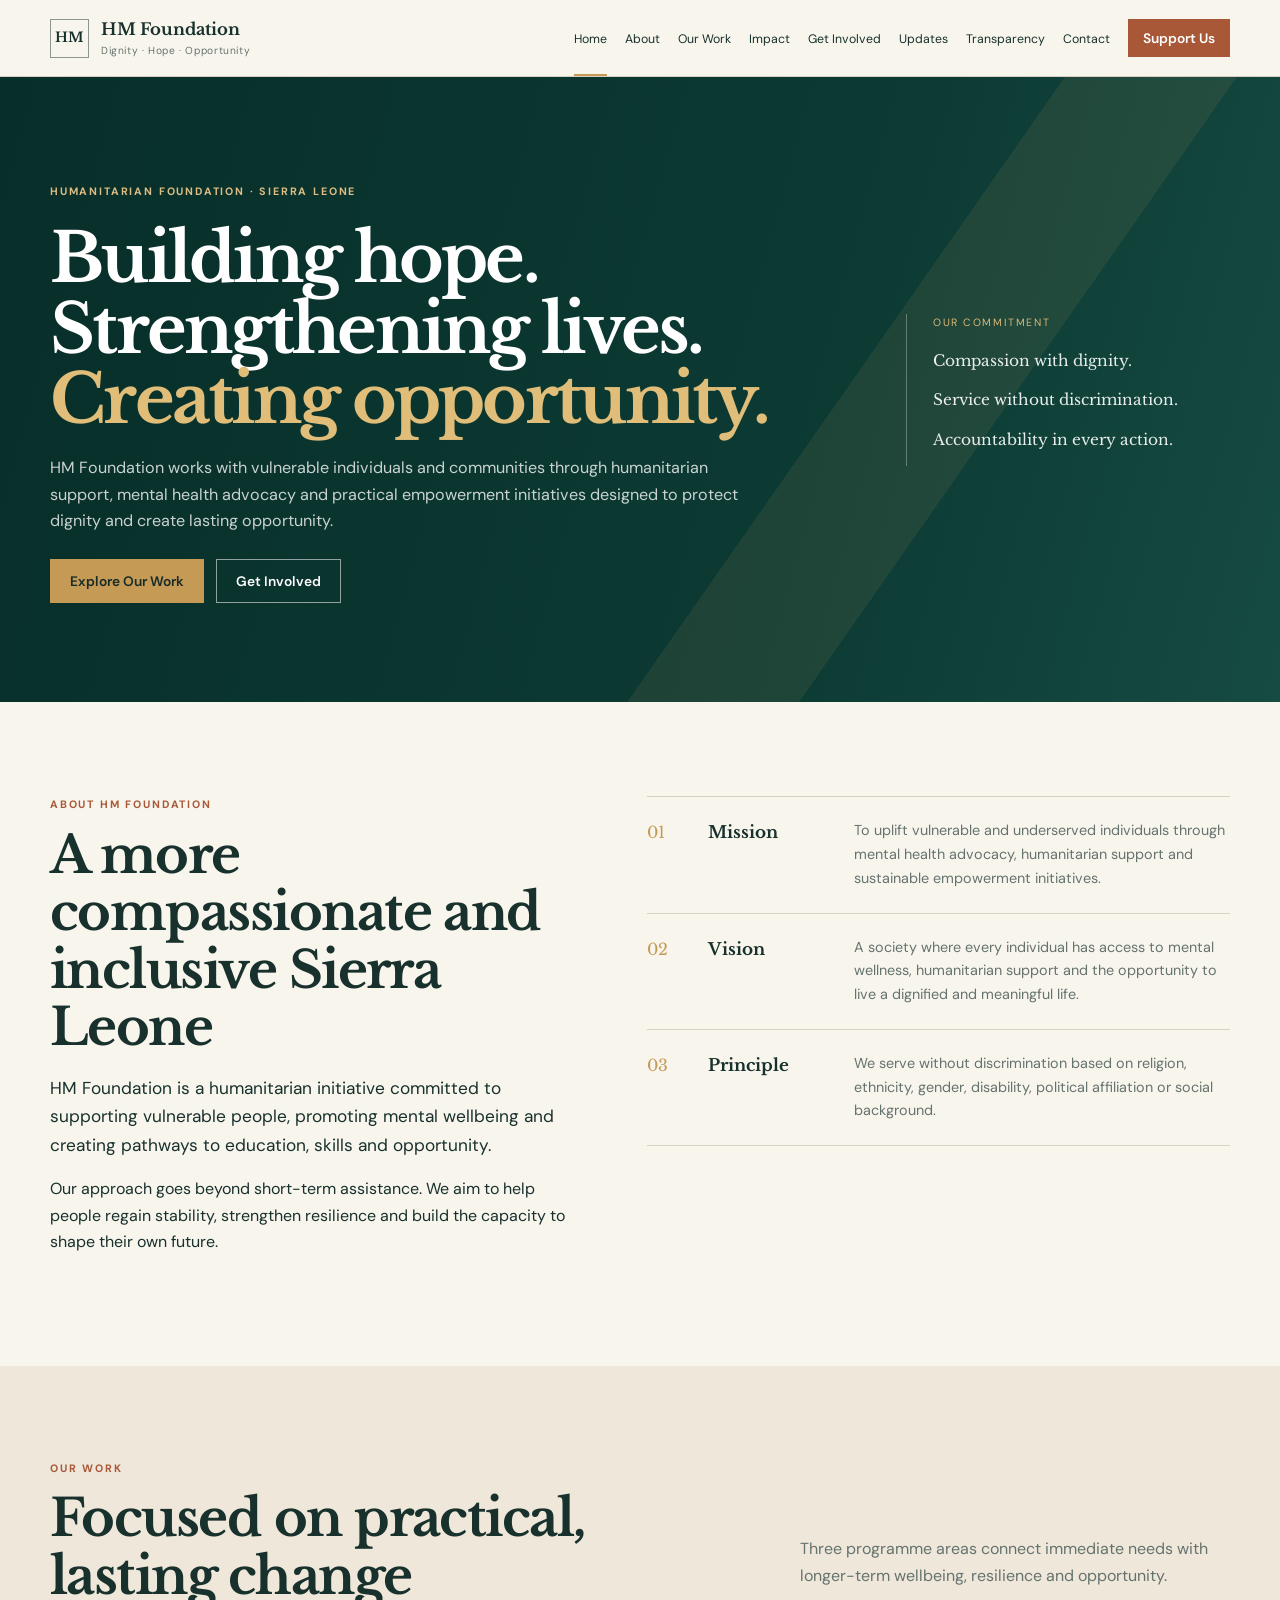
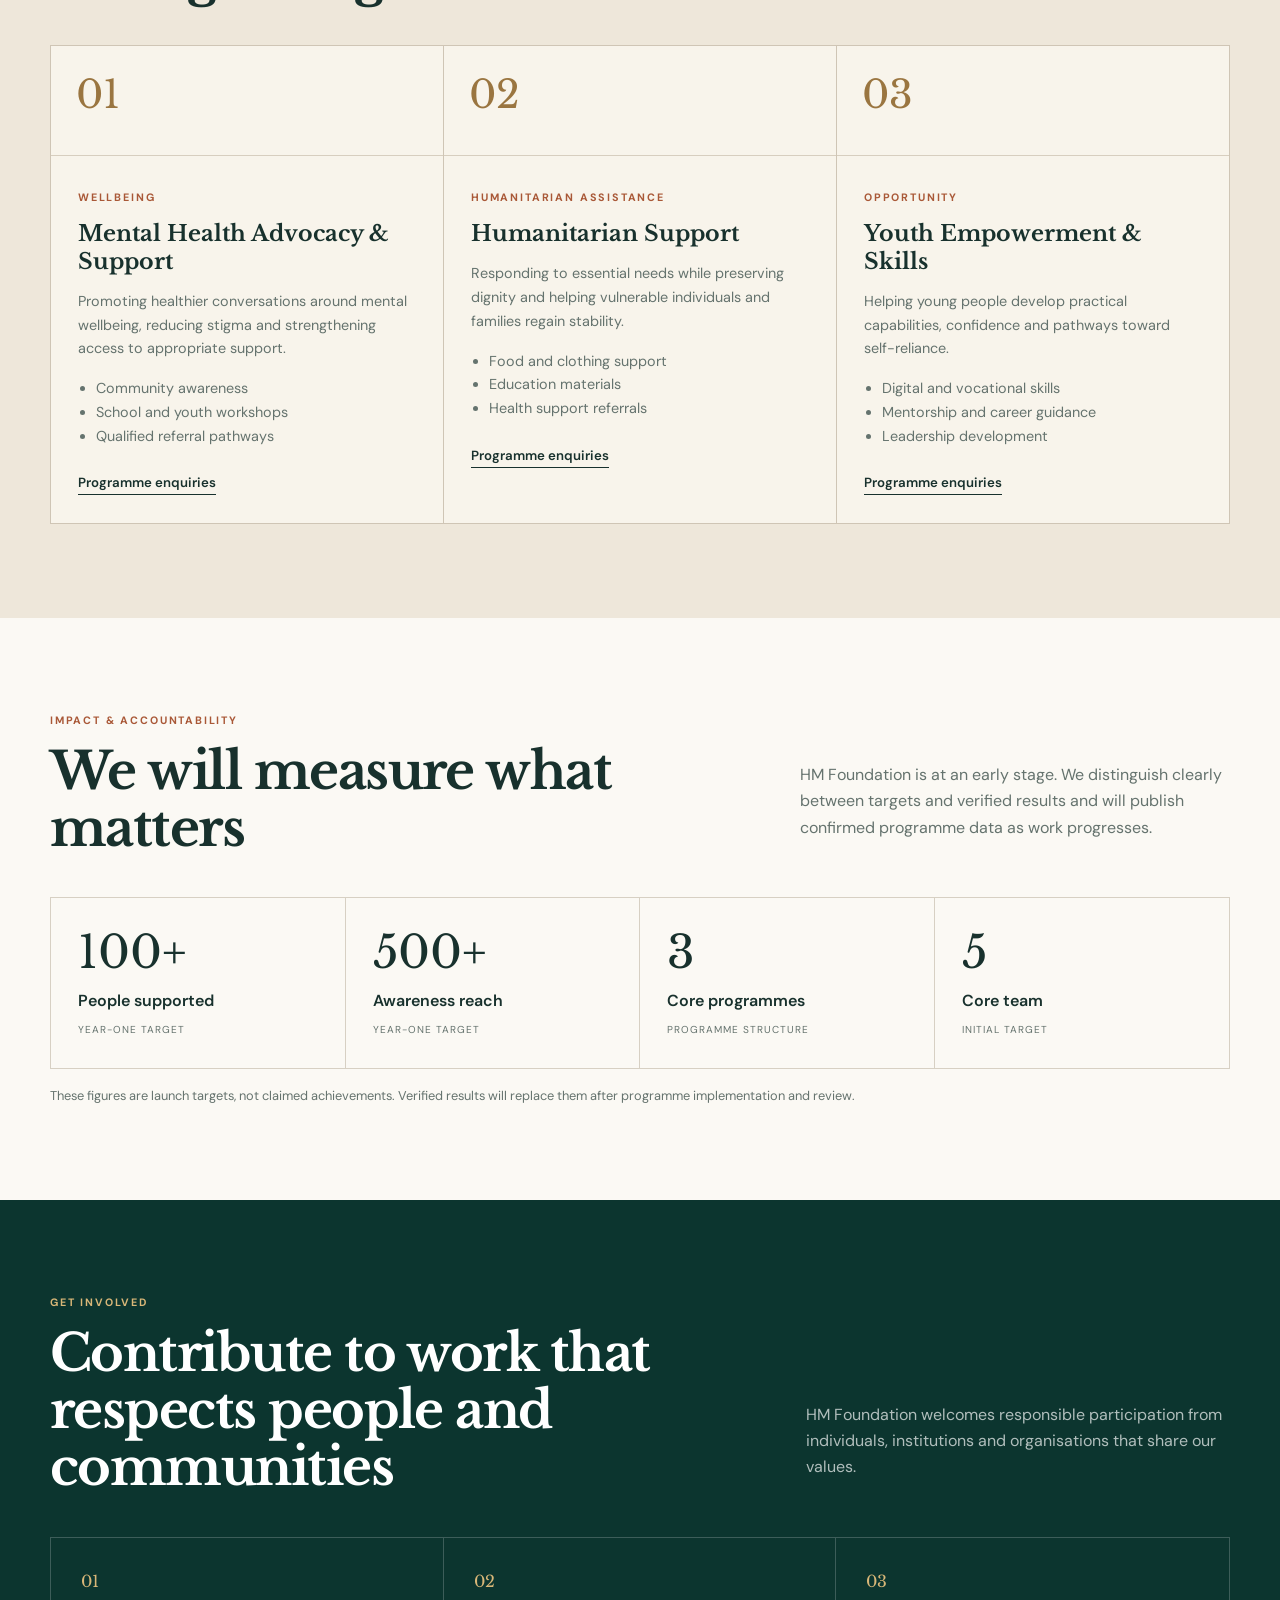
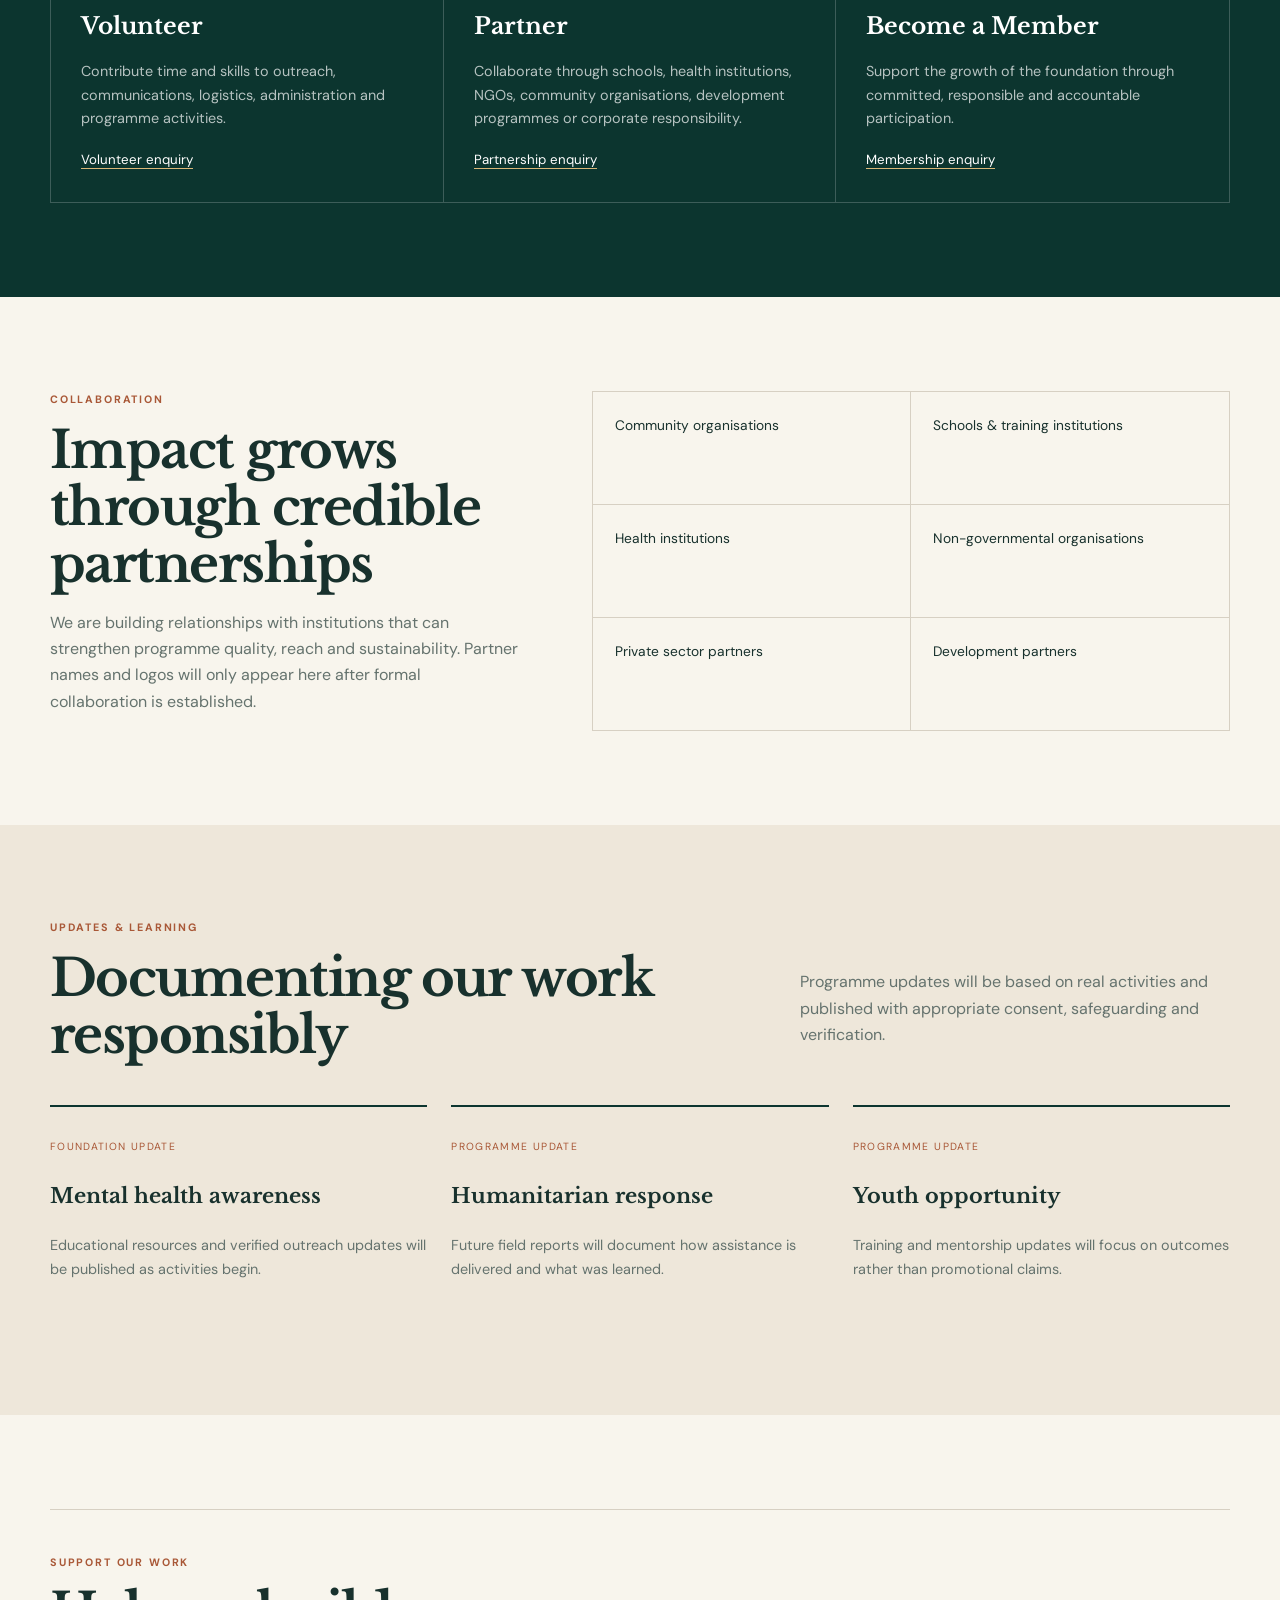
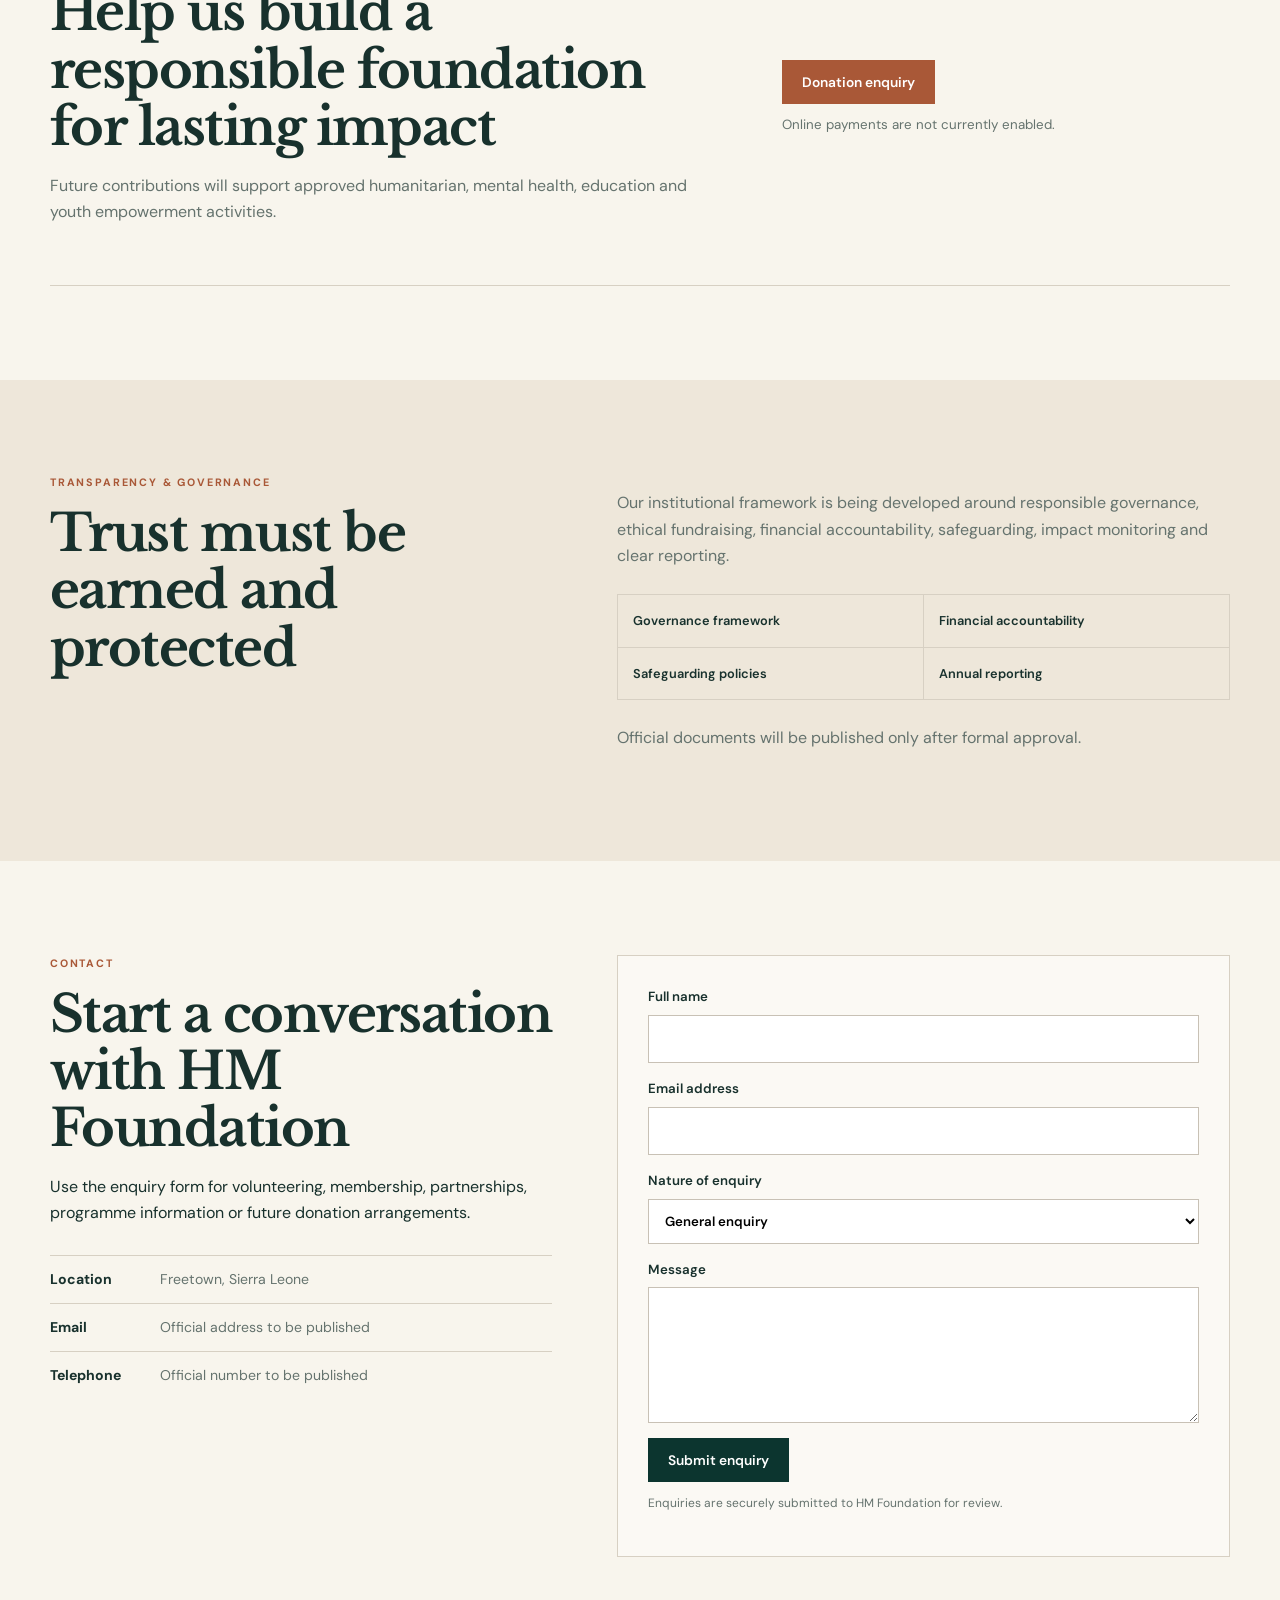
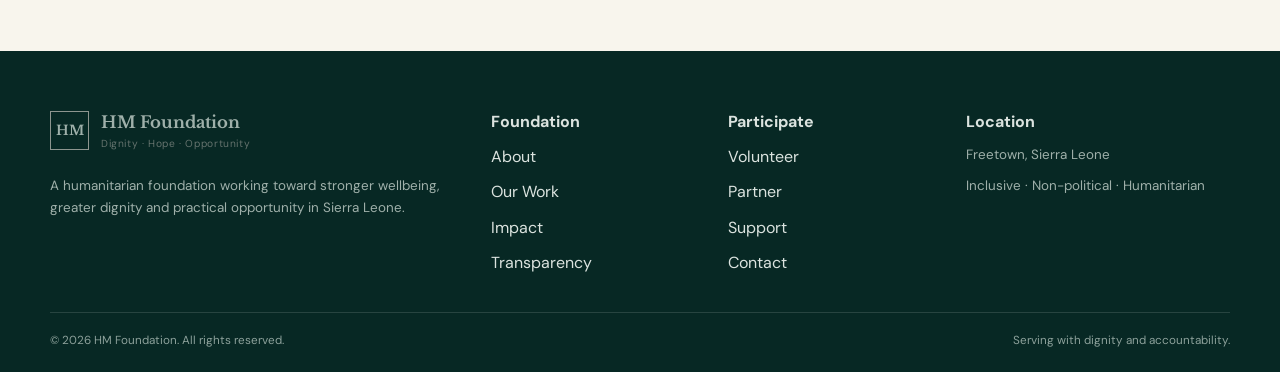
<file: index.html>
<!DOCTYPE html>
<html lang="en">
<head>
<meta charset="UTF-8"><meta name="viewport" content="width=device-width,initial-scale=1"><meta name="description" content="HM Foundation is a humanitarian foundation in Sierra Leone advancing mental wellbeing, humanitarian support and youth opportunity."><meta name="theme-color" content="#0b352f"><title>HM Foundation | Dignity, Hope & Opportunity</title><link rel="preconnect" href="https://fonts.googleapis.com"><link rel="preconnect" href="https://fonts.gstatic.com" crossorigin><link href="https://fonts.googleapis.com/css2?family=DM+Sans:wght@400;500;600;700&family=Libre+Baskerville:wght@400;700&display=swap" rel="stylesheet"><link rel="stylesheet" href="styles.css">
</head><body>
<header class="site-header"><div class="container nav-wrap"><a class="brand" href="#home" aria-label="HM Foundation home"><span class="brand-monogram">HM</span><span><strong>HM Foundation</strong><small>Dignity · Hope · Opportunity</small></span></a><button class="menu-btn" aria-label="Open navigation" aria-expanded="false">Menu</button><nav class="nav" aria-label="Main navigation"><a href="#home">Home</a><a href="#about">About</a><a href="#programs">Our Work</a><a href="#impact">Impact</a><a href="#involved">Get Involved</a><a href="#stories">Updates</a><a href="#transparency">Transparency</a><a href="#contact">Contact</a><a class="btn btn-small btn-donate" href="#donate">Support Us</a></nav></div></header>
<main>
<section class="hero" id="home"><div class="container hero-inner"><div class="hero-copy-wrap"><span class="location-label">Humanitarian Foundation · Sierra Leone</span><h1>Building hope.<br>Strengthening lives.<br><span>Creating opportunity.</span></h1><p>HM Foundation works with vulnerable individuals and communities through humanitarian support, mental health advocacy and practical empowerment initiatives designed to protect dignity and create lasting opportunity.</p><div class="cta-row"><a class="btn btn-gold" href="#programs">Explore Our Work</a><a class="btn btn-ghost" href="#involved">Get Involved</a></div></div><aside class="hero-note"><span>Our commitment</span><p>Compassion with dignity.</p><p>Service without discrimination.</p><p>Accountability in every action.</p></aside></div></section>
<section class="section" id="about"><div class="container about-grid"><div><span class="eyebrow">About HM Foundation</span><h2>A more compassionate and inclusive Sierra Leone</h2><p class="lead">HM Foundation is a humanitarian initiative committed to supporting vulnerable people, promoting mental wellbeing and creating pathways to education, skills and opportunity.</p><p>Our approach goes beyond short-term assistance. We aim to help people regain stability, strengthen resilience and build the capacity to shape their own future.</p></div><div class="institution-grid"><article><span>01</span><h3>Mission</h3><p>To uplift vulnerable and underserved individuals through mental health advocacy, humanitarian support and sustainable empowerment initiatives.</p></article><article><span>02</span><h3>Vision</h3><p>A society where every individual has access to mental wellness, humanitarian support and the opportunity to live a dignified and meaningful life.</p></article><article><span>03</span><h3>Principle</h3><p>We serve without discrimination based on religion, ethnicity, gender, disability, political affiliation or social background.</p></article></div></div></section>
<section class="section section-sand" id="programs"><div class="container section-head"><div><span class="eyebrow">Our Work</span><h2>Focused on practical, lasting change</h2></div><p>Three programme areas connect immediate needs with longer-term wellbeing, resilience and opportunity.</p></div><div class="container cards"><article class="program-card"><div class="program-index">01</div><div class="program-body"><span class="kicker">Wellbeing</span><h3>Mental Health Advocacy & Support</h3><p>Promoting healthier conversations around mental wellbeing, reducing stigma and strengthening access to appropriate support.</p><ul><li>Community awareness</li><li>School and youth workshops</li><li>Qualified referral pathways</li></ul><a class="text-link" href="#contact" data-interest="General enquiry">Programme enquiries</a></div></article><article class="program-card"><div class="program-index">02</div><div class="program-body"><span class="kicker">Humanitarian Assistance</span><h3>Humanitarian Support</h3><p>Responding to essential needs while preserving dignity and helping vulnerable individuals and families regain stability.</p><ul><li>Food and clothing support</li><li>Education materials</li><li>Health support referrals</li></ul><a class="text-link" href="#contact" data-interest="General enquiry">Programme enquiries</a></div></article><article class="program-card"><div class="program-index">03</div><div class="program-body"><span class="kicker">Opportunity</span><h3>Youth Empowerment & Skills</h3><p>Helping young people develop practical capabilities, confidence and pathways toward self-reliance.</p><ul><li>Digital and vocational skills</li><li>Mentorship and career guidance</li><li>Leadership development</li></ul><a class="text-link" href="#contact" data-interest="General enquiry">Programme enquiries</a></div></article></div></section>
<section class="section impact-section" id="impact"><div class="container section-head"><div><span class="eyebrow">Impact & Accountability</span><h2>We will measure what matters</h2></div><p>HM Foundation is at an early stage. We distinguish clearly between targets and verified results and will publish confirmed programme data as work progresses.</p></div><div class="container metric-grid"><article><strong>100+</strong><span>People supported</span><small>Year-one target</small></article><article><strong>500+</strong><span>Awareness reach</span><small>Year-one target</small></article><article><strong>3</strong><span>Core programmes</span><small>Programme structure</small></article><article><strong>5</strong><span>Core team</span><small>Initial target</small></article></div><p class="container disclosure">These figures are launch targets, not claimed achievements. Verified results will replace them after programme implementation and review.</p></section>
<section class="section section-deep" id="involved"><div class="container section-head light"><div><span class="eyebrow">Get Involved</span><h2>Contribute to work that respects people and communities</h2></div><p>HM Foundation welcomes responsible participation from individuals, institutions and organisations that share our values.</p></div><div class="container involve-grid"><article><span>01</span><h3>Volunteer</h3><p>Contribute time and skills to outreach, communications, logistics, administration and programme activities.</p><a href="#contact" data-interest="Volunteer">Volunteer enquiry</a></article><article><span>02</span><h3>Partner</h3><p>Collaborate through schools, health institutions, NGOs, community organisations, development programmes or corporate responsibility.</p><a href="#contact" data-interest="Partner with HM Foundation">Partnership enquiry</a></article><article><span>03</span><h3>Become a Member</h3><p>Support the growth of the foundation through committed, responsible and accountable participation.</p><a href="#contact" data-interest="Become a member">Membership enquiry</a></article></div></section>
<section class="section" id="partners"><div class="container partner-layout"><div><span class="eyebrow">Collaboration</span><h2>Impact grows through credible partnerships</h2><p>We are building relationships with institutions that can strengthen programme quality, reach and sustainability. Partner names and logos will only appear here after formal collaboration is established.</p></div><div class="partner-types"><span>Community organisations</span><span>Schools & training institutions</span><span>Health institutions</span><span>Non-governmental organisations</span><span>Private sector partners</span><span>Development partners</span></div></div></section>
<section class="section section-sand" id="stories"><div class="container section-head"><div><span class="eyebrow">Updates & Learning</span><h2>Documenting our work responsibly</h2></div><p>Programme updates will be based on real activities and published with appropriate consent, safeguarding and verification.</p></div><div class="container story-grid"><article><span>Foundation Update</span><h3>Mental health awareness</h3><p>Educational resources and verified outreach updates will be published as activities begin.</p></article><article><span>Programme Update</span><h3>Humanitarian response</h3><p>Future field reports will document how assistance is delivered and what was learned.</p></article><article><span>Programme Update</span><h3>Youth opportunity</h3><p>Training and mentorship updates will focus on outcomes rather than promotional claims.</p></article></div></section>
<section class="section" id="donate"><div class="container donate-band"><div><span class="eyebrow">Support Our Work</span><h2>Help us build a responsible foundation for lasting impact</h2><p>Future contributions will support approved humanitarian, mental health, education and youth empowerment activities.</p></div><div class="donate-actions"><a class="btn btn-donate" href="#contact" data-interest="Support / Donate">Donation enquiry</a><small>Online payments are not currently enabled.</small></div></div></section>
<section class="section section-sand" id="transparency"><div class="container transparency-grid"><div><span class="eyebrow">Transparency & Governance</span><h2>Trust must be earned and protected</h2></div><div><p>Our institutional framework is being developed around responsible governance, ethical fundraising, financial accountability, safeguarding, impact monitoring and clear reporting.</p><div class="document-list"><span>Governance framework</span><span>Financial accountability</span><span>Safeguarding policies</span><span>Annual reporting</span></div><p class="muted">Official documents will be published only after formal approval.</p></div></div></section>
<section class="section" id="contact"><div class="container contact-grid"><div><span class="eyebrow">Contact</span><h2>Start a conversation with HM Foundation</h2><p>Use the enquiry form for volunteering, membership, partnerships, programme information or future donation arrangements.</p><div class="contact-list"><div><strong>Location</strong><span>Freetown, Sierra Leone</span></div><div><strong>Email</strong><span>Official address to be published</span></div><div><strong>Telephone</strong><span>Official number to be published</span></div></div></div><form class="contact-form" id="contactForm"><label>Full name<input required name="name" autocomplete="name"></label><label>Email address<input required type="email" name="email" autocomplete="email"></label><label>Nature of enquiry<select name="interest"><option>General enquiry</option><option>Volunteer</option><option>Partner with HM Foundation</option><option>Become a member</option><option>Support / Donate</option></select></label><label>Message<textarea required name="message" rows="5"></textarea></label><button class="btn" type="submit">Submit enquiry</button><p class="form-note" id="formNote">This form currently operates as a frontend demonstration. Secure online delivery will be activated with the foundation's backend.</p></form></div></section>
</main><footer><div class="container footer-grid"><div><a class="brand footer-brand" href="#home"><span class="brand-monogram">HM</span><span><strong>HM Foundation</strong><small>Dignity · Hope · Opportunity</small></span></a><p>A humanitarian foundation working toward stronger wellbeing, greater dignity and practical opportunity in Sierra Leone.</p></div><div><strong>Foundation</strong><a href="#about">About</a><a href="#programs">Our Work</a><a href="#impact">Impact</a><a href="#transparency">Transparency</a></div><div><strong>Participate</strong><a href="#involved">Volunteer</a><a href="#partners">Partner</a><a href="#donate">Support</a><a href="#contact">Contact</a></div><div><strong>Location</strong><span>Freetown, Sierra Leone</span><span>Inclusive · Non-political · Humanitarian</span></div></div><div class="container footer-bottom"><span>© 2026 HM Foundation. All rights reserved.</span><span>Serving with dignity and accountability.</span></div></footer><script src="script.js"></script></body></html>
</file>
<file: styles.css>
:root{--paper:#f8f5ed;--sand:#eee7da;--green:#0c352f;--green2:#16483f;--ink:#18312d;--muted:#65736e;--gold:#c49a55;--rust:#a95837;--line:#d7d0c3;--white:#fff}*{box-sizing:border-box}html{scroll-behavior:smooth}body{margin:0;background:var(--paper);color:var(--ink);font-family:'DM Sans',sans-serif;line-height:1.65}a{color:inherit;text-decoration:none}.container{width:min(1180px,calc(100% - 48px));margin:auto}.site-header{position:sticky;top:0;z-index:50;background:rgba(248,245,237,.97);border-bottom:1px solid var(--line)}.nav-wrap{min-height:76px;display:flex;align-items:center;justify-content:space-between}.brand{display:flex;align-items:center;gap:12px}.brand-monogram{width:39px;height:39px;border:1px solid #8d958f;display:grid;place-items:center;font-family:'Libre Baskerville',serif;font-weight:700;font-size:.85rem}.brand>span:last-child{display:flex;flex-direction:column}.brand strong{font-family:'Libre Baskerville',serif;font-size:1.03rem}.brand small{font-size:.64rem;color:var(--muted);letter-spacing:.06em}.nav{display:flex;align-items:center;gap:18px;font-size:.77rem}.nav a:not(.btn){padding:29px 0 25px;border-bottom:2px solid transparent}.nav a:not(.btn):hover,.nav a.active{border-bottom-color:var(--gold)}.menu-btn{display:none;border:1px solid var(--line);background:transparent;padding:8px 12px;color:var(--ink)}.btn{display:inline-flex;align-items:center;justify-content:center;min-height:44px;padding:11px 19px;border:1px solid var(--green);background:var(--green);color:#fff;font:600 .86rem 'DM Sans',sans-serif;cursor:pointer}.btn:hover{background:var(--green2)}.btn-small{min-height:38px;padding:8px 14px}.btn-donate{background:var(--rust);border-color:var(--rust)}.btn-donate:hover{background:#91482f}.btn-gold{background:var(--gold);border-color:var(--gold);color:#172b27}.btn-ghost{background:transparent;border-color:rgba(255,255,255,.55)}.btn-ghost:hover{background:#fff;color:var(--green)}.hero{background:linear-gradient(105deg,#082e29,#0c3b34 65%,#164b42);color:#fff;position:relative;overflow:hidden}.hero:after{content:"";position:absolute;inset:0;background:linear-gradient(125deg,transparent 0 62%,rgba(196,154,85,.1) 62% 72%,transparent 72%)}.hero-inner{position:relative;z-index:2;min-height:clamp(540px,calc(100vh - 76px),625px);display:grid;grid-template-columns:1.3fr .55fr;gap:90px;align-items:center;padding-top:34px;padding-bottom:34px}.hero-copy-wrap{max-width:760px}.location-label,.eyebrow,.kicker{font-size:.67rem;text-transform:uppercase;letter-spacing:.17em;font-weight:700}.location-label{color:#ddbd83}.hero h1,h2,h3{font-family:'Libre Baskerville',serif}.hero h1{font-size:clamp(3rem,5.3vw,5.15rem);line-height:1.04;letter-spacing:-.04em;margin:20px 0}.hero h1 span{color:#e0bd78}.hero-copy-wrap>p{max-width:700px;color:rgba(255,255,255,.78);font-size:1.01rem;margin:0}.cta-row{display:flex;gap:12px;margin-top:24px}.hero-note{border-left:1px solid rgba(255,255,255,.3);padding-left:26px}.hero-note span{display:block;color:#d9b778;text-transform:uppercase;letter-spacing:.15em;font-size:.66rem;margin-bottom:17px}.hero-note p{font-family:'Libre Baskerville',serif;font-size:.96rem;color:rgba(255,255,255,.9);margin:0 0 14px}.section{padding:94px 0;scroll-margin-top:76px}.section-sand{background:var(--sand)}.section-deep{background:var(--green);color:#fff}.eyebrow{display:block;color:var(--rust);margin-bottom:13px}.section h2{font-size:clamp(2.25rem,4vw,3.8rem);line-height:1.12;letter-spacing:-.03em;margin:0}.lead{font-size:1.08rem}.about-grid{display:grid;grid-template-columns:.95fr 1.05fr;gap:70px}.about-grid>div:first-child p{max-width:590px}.institution-grid{border-top:1px solid var(--line)}.institution-grid article{display:grid;grid-template-columns:45px 130px 1fr;gap:16px;padding:22px 0;border-bottom:1px solid var(--line)}.institution-grid article>span{color:var(--gold);font-family:'Libre Baskerville',serif}.institution-grid h3{font-size:1.05rem;margin:0}.institution-grid p{margin:0;color:var(--muted);font-size:.9rem}.section-head{display:flex;justify-content:space-between;align-items:end;gap:50px;margin-bottom:40px}.section-head>div{max-width:720px}.section-head>p{max-width:430px;color:var(--muted)}.cards{display:grid;grid-template-columns:repeat(3,1fr);border-top:1px solid #cfc5b5;border-left:1px solid #cfc5b5}.program-card{background:#f8f4eb;border-right:1px solid #cfc5b5;border-bottom:1px solid #cfc5b5}.program-index{height:110px;padding:25px;font:400 2.4rem 'Libre Baskerville',serif;color:#9a7540;border-bottom:1px solid #d7cebf}.program-body{padding:27px}.kicker{color:var(--rust)}.program-card h3{font-size:1.38rem;line-height:1.25;margin:11px 0}.program-card p,.program-card li{font-size:.9rem;color:var(--muted)}.program-card ul{padding-left:18px}.text-link{display:inline-block;margin-top:8px;border-bottom:1px solid var(--ink);font-size:.83rem;font-weight:600}.impact-section{background:#fbf9f4}.metric-grid{display:grid;grid-template-columns:repeat(4,1fr);border:1px solid var(--line)}.metric-grid article{padding:27px;border-right:1px solid var(--line)}.metric-grid article:last-child{border-right:0}.metric-grid strong{display:block;font:400 2.8rem 'Libre Baskerville',serif}.metric-grid span{display:block;font-weight:600;margin-top:8px}.metric-grid small{color:var(--muted);text-transform:uppercase;letter-spacing:.1em;font-size:.63rem}.disclosure{color:var(--muted);font-size:.8rem;margin-top:16px}.light p{color:rgba(255,255,255,.68)}.section-deep .eyebrow{color:#d9b778}.involve-grid{display:grid;grid-template-columns:repeat(3,1fr);border:1px solid rgba(255,255,255,.2)}.involve-grid article{padding:30px;border-right:1px solid rgba(255,255,255,.2)}.involve-grid article:last-child{border:0}.involve-grid article>span{color:#d9b778;font-family:'Libre Baskerville',serif}.involve-grid h3{font-size:1.45rem;margin:12px 0}.involve-grid p{color:rgba(255,255,255,.7);font-size:.9rem}.involve-grid a{font-size:.83rem;border-bottom:1px solid #d9b778}.partner-layout{display:grid;grid-template-columns:.85fr 1.15fr;gap:70px}.partner-layout>div:first-child p{color:var(--muted)}.partner-types{display:grid;grid-template-columns:repeat(2,1fr);border-top:1px solid var(--line);border-left:1px solid var(--line)}.partner-types span{padding:22px;border-right:1px solid var(--line);border-bottom:1px solid var(--line);font-size:.86rem}.story-grid{display:grid;grid-template-columns:repeat(3,1fr);gap:24px}.story-grid article{border-top:2px solid var(--green);padding:25px 0}.story-grid article>span{font-size:.65rem;color:var(--rust);text-transform:uppercase;letter-spacing:.13em}.story-grid h3{font-size:1.3rem}.story-grid p{color:var(--muted);font-size:.9rem}.donate-band{display:grid;grid-template-columns:1.2fr .8fr;gap:60px;align-items:center;border-top:1px solid var(--line);border-bottom:1px solid var(--line);padding:44px 0}.donate-band p,.donate-actions small{color:var(--muted)}.donate-actions{display:flex;flex-direction:column;align-items:flex-start;gap:10px}.transparency-grid,.contact-grid{display:grid;grid-template-columns:.9fr 1.1fr;gap:65px}.transparency-grid p{color:var(--muted)}.document-list{display:grid;grid-template-columns:repeat(2,1fr);border-top:1px solid var(--line);border-left:1px solid var(--line);margin:25px 0}.document-list span{padding:15px;border-right:1px solid var(--line);border-bottom:1px solid var(--line);font-size:.8rem;font-weight:600}.contact-list{margin-top:28px}.contact-list div{display:grid;grid-template-columns:110px 1fr;padding:12px 0;border-top:1px solid var(--line);font-size:.88rem}.contact-list span,.muted{color:var(--muted)}.contact-form{border:1px solid var(--line);padding:30px;background:#fbf9f4}.contact-form label{display:grid;gap:7px;font-size:.83rem;font-weight:600;margin-bottom:15px}.contact-form input,.contact-form select,.contact-form textarea{width:100%;padding:12px;border:1px solid #c8c1b5;border-radius:0;background:#fff;font:inherit}.contact-form textarea{resize:vertical}.contact-form input:focus,.contact-form select:focus,.contact-form textarea:focus{outline:2px solid rgba(169,88,55,.15);border-color:var(--rust)}.form-note{font-size:.75rem;color:var(--muted)}.form-note.success{padding:10px;background:#edf3ee;color:#2c604d}.back-to-top{position:fixed;right:20px;bottom:20px;width:42px;height:42px;border:1px solid #54706a;background:var(--green);color:#fff;opacity:0;visibility:hidden;transition:.2s}.back-to-top.show{opacity:1;visibility:visible}footer{background:#072824;color:#dbe3df;padding:58px 0 22px}.footer-grid{display:grid;grid-template-columns:2fr 1fr 1fr 1.3fr;gap:35px}.footer-grid>div{display:flex;flex-direction:column;gap:9px}.footer-grid p,.footer-grid span{color:#9fb0aa;font-size:.84rem}.footer-brand{color:#fff}.footer-bottom{display:flex;justify-content:space-between;border-top:1px solid rgba(255,255,255,.13);padding-top:18px;margin-top:35px;color:#8da19b;font-size:.73rem}@media(max-height:850px) and (min-width:901px){.hero-inner{min-height:calc(100vh - 76px);padding-top:22px;padding-bottom:24px}.hero h1{font-size:clamp(3rem,4.7vw,4.65rem);margin:16px 0}.hero-copy-wrap>p{font-size:.96rem;line-height:1.55;max-width:650px}.cta-row{margin-top:18px}.hero-note p{font-size:.9rem;margin-bottom:11px}}@media(max-width:1050px){.nav{gap:11px;font-size:.7rem}}@media(max-width:900px){.menu-btn{display:block}.nav{display:none;position:absolute;top:76px;left:24px;right:24px;background:var(--paper);border:1px solid var(--line);padding:14px;flex-direction:column;align-items:stretch}.nav.open{display:flex}.nav a:not(.btn){padding:10px;border:0}.hero-inner{grid-template-columns:1fr;min-height:570px}.hero-note{display:none}.about-grid,.partner-layout,.transparency-grid,.contact-grid,.donate-band{grid-template-columns:1fr}.institution-grid article{grid-template-columns:40px 110px 1fr}.cards,.story-grid,.footer-grid{grid-template-columns:repeat(2,1fr)}.metric-grid,.involve-grid{grid-template-columns:repeat(2,1fr)}.section-head{align-items:start;flex-direction:column}.about-grid,.partner-layout{gap:40px}}@media(max-width:620px){.container{width:min(100% - 30px,1180px)}.section{padding:68px 0}.hero-inner{min-height:560px}.hero h1{font-size:clamp(2.55rem,12vw,3.5rem)}.cta-row{flex-direction:column}.cta-row .btn{width:100%}.institution-grid article{grid-template-columns:35px 1fr}.institution-grid article p{grid-column:2}.cards,.story-grid,.footer-grid,.metric-grid,.involve-grid,.partner-types,.document-list{grid-template-columns:1fr}.metric-grid article,.involve-grid article{border-right:0;border-bottom:1px solid var(--line)}.involve-grid article{border-bottom-color:rgba(255,255,255,.2)}.contact-list div{grid-template-columns:1fr}.footer-bottom{flex-direction:column;gap:8px}.brand small{display:none}}@media(prefers-reduced-motion:reduce){html{scroll-behavior:auto}*{transition:none!important}}
</file>
